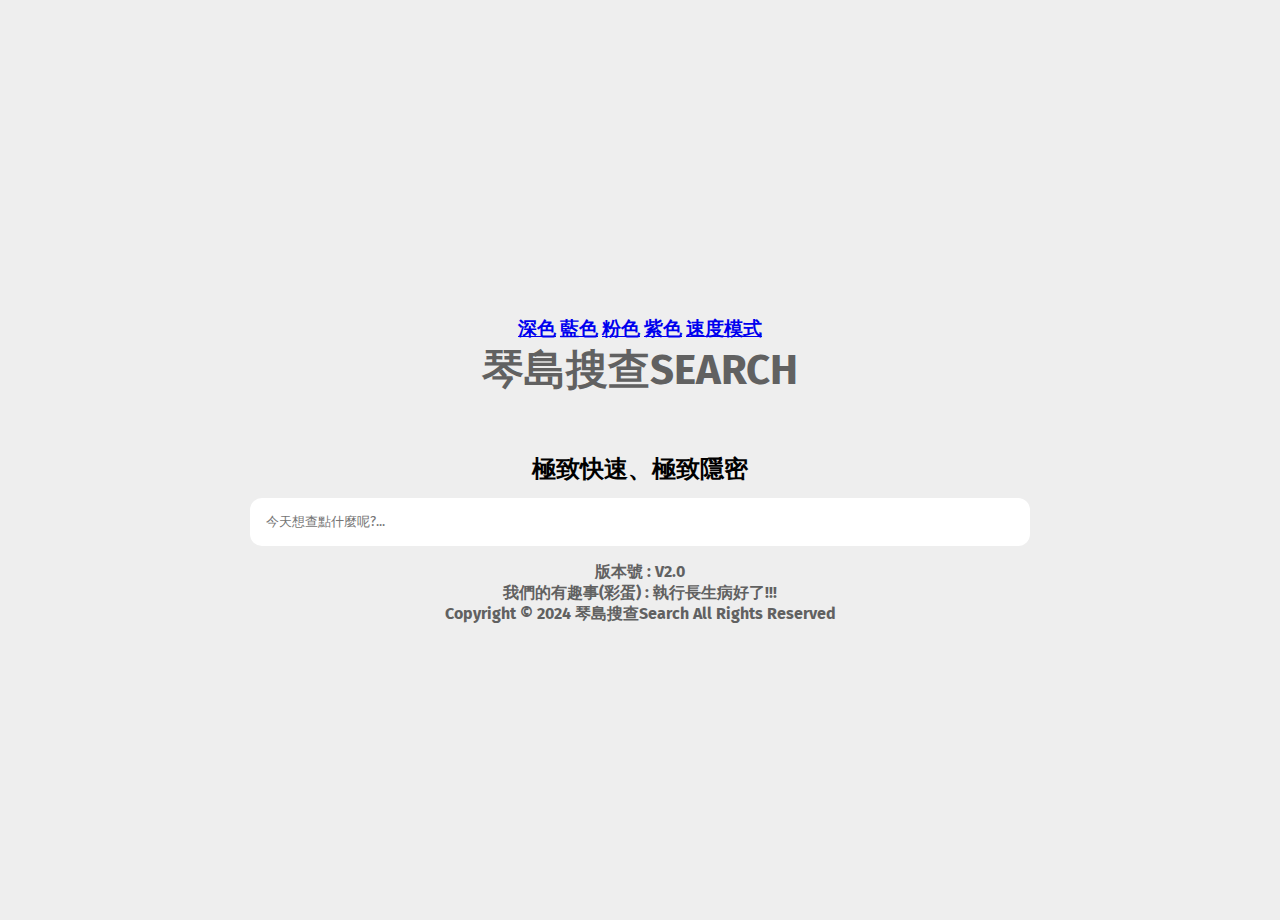
<file: index.html>
<!DOCTYPE html>
<html lang="en">

<head>
    <meta charset="UTF-8">
    <meta name="viewport" content="width=device-width, initial-scale=1.0">
    <link rel="stylesheet" href="琴島搜查.css">
    <title>琴島搜查Search</title>
</head>

<body>

    <div class="container">
        <header>
        <div class="color">
            <h3><a href="深色.html">深色</a> <a href="藍色.html">藍色</a> <a href="粉色.html">粉色</a> <a href="紫色.html">紫色</a> <a href="速度模式.html">速度模式</a></h4>
        </div>
            <h1>琴島搜查Search</h1>
            <h2>極致快速、極致隱密</h2>
            <form class="search-box">
                <input type="search" placeholder="今天想查點什麼呢?...">
            </form>
            <p>版本號 : V2.0</p>
            <p>我們的有趣事(彩蛋) : 執行長生病好了!!!</p>
            <p>Copyright © 2024 琴島搜查Search All Rights Reserved</p>
        </header>
        <div class="results"></div>
    </div>
    <script src="琴島搜查.js"></script>
</body>

</html>
</file>
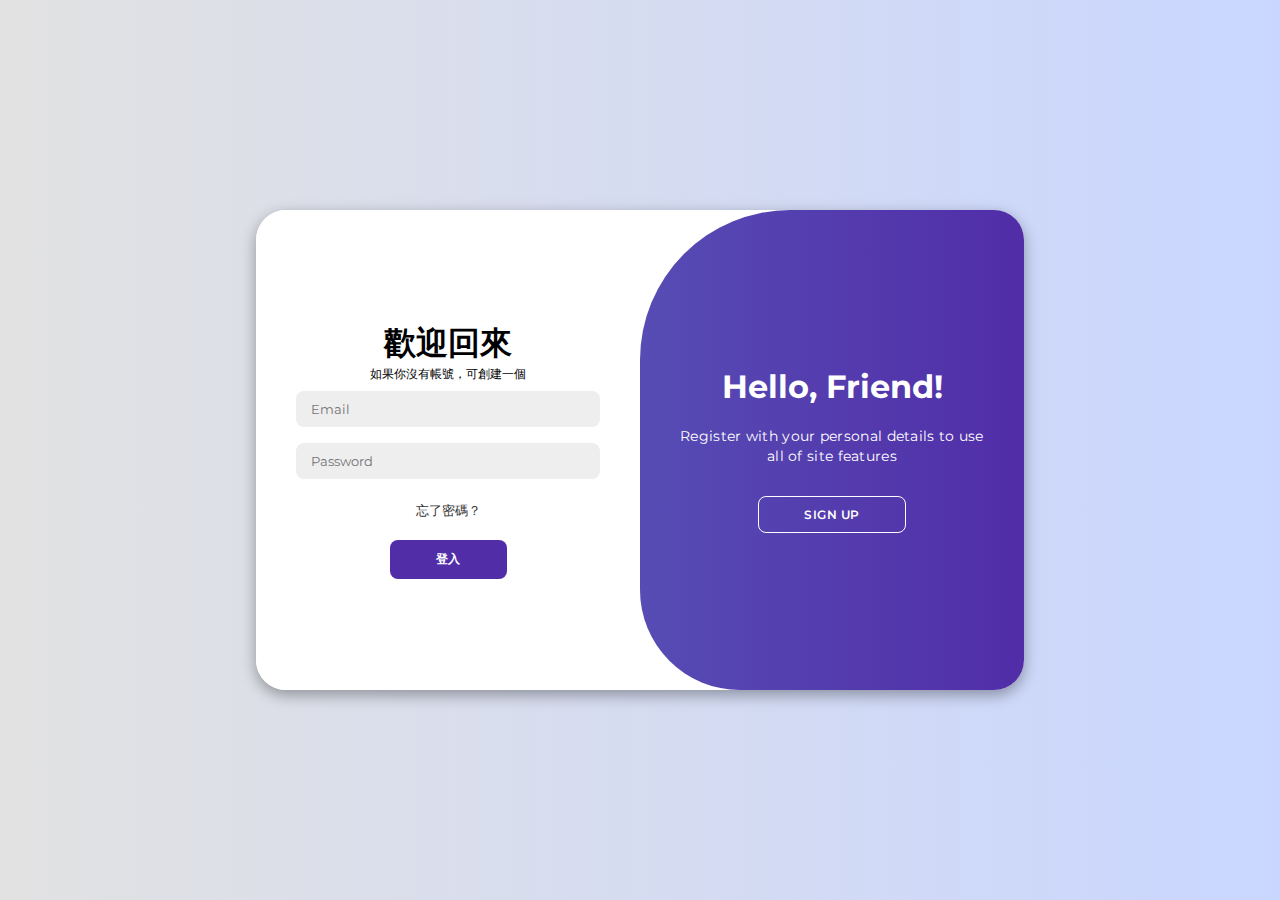
<file: login.html>
<!DOCTYPE html>
<html lang="en">

<head>
    <meta charset="UTF-8">
    <meta name="viewport" content="width=device-width, initial-scale=1.0">
    <link rel="stylesheet" href="https://cdnjs.cloudflare.com/ajax/libs/font-awesome/6.4.2/css/all.min.css">
    <link rel="stylesheet" href="login.css">
    <title>Login Page</title>
</head>

<body>

    <div class="container" id="container">
        <div class="form-container sign-up">
            <form>
                <h1>Create Account</h1>
                <span>or use your email for registeration</span>
                <input type="text" placeholder="Name">
                <input type="email" placeholder="Email">
                <input type="password" placeholder="Password">
                <button>Sign Up</button>
            </form>
        </div>
        <div class="form-container sign-in">
            <form>
                <h1>歡迎回來</h1>
                <span>如果你沒有帳號，可創建一個
                </span>
                <input type="email" placeholder="Email">
                <input type="password" placeholder="Password">
                <a href="#">忘了密碼？</a>
                <button>登入</button>
            </form>
        </div>
        <div class="toggle-container">
            <div class="toggle">
                <div class="toggle-panel toggle-left">
                    <h1>Welcome Back!</h1>
                    <p>Enter your personal details to use all of site features</p>
                    <button class="hidden" id="login">Sign In</button>
                </div>
                <div class="toggle-panel toggle-right">
                    <h1>Hello, Friend!</h1>
                    <p>Register with your personal details to use all of site features</p>
                    <button class="hidden" id="register">Sign Up</button>
                </div>
            </div>
        </div>
    </div>

    <script src="login.js"></script>
</body>

</html>
</file>
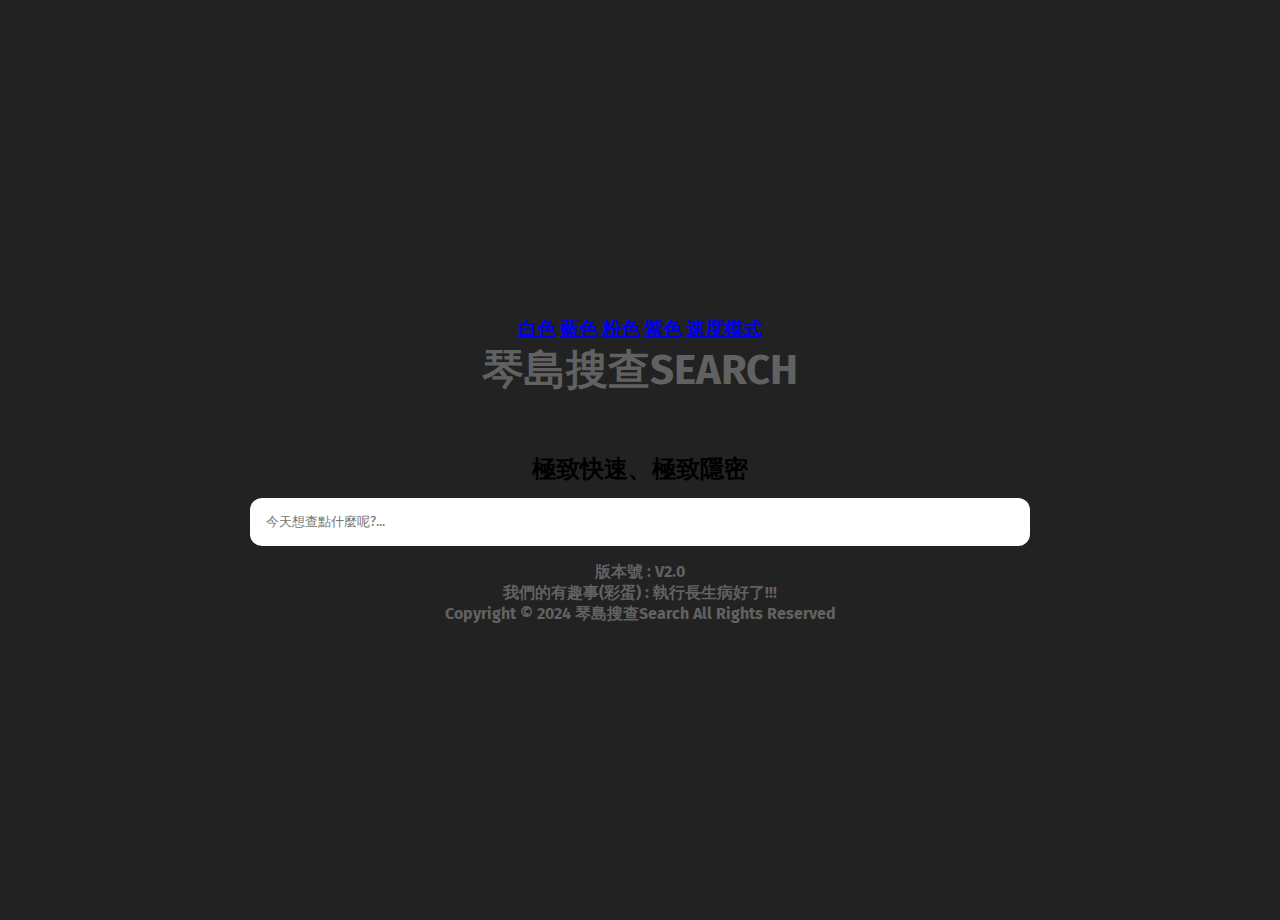
<file: 深色.html>
<!DOCTYPE html>
<html lang="en">

<head>
    <meta charset="UTF-8">
    <meta name="viewport" content="width=device-width, initial-scale=1.0">
    <link rel="stylesheet" href="深色.css">
    <title>琴島搜查Search</title>
</head>

<body>

    <div class="container">
        <header>
        <div class="color">
            <h3><a href="index.html">白色</a> <a href="藍色.html">藍色</a> <a href="粉色.html">粉色</a> <a href="紫色.html">紫色</a>  <a href="速度模式.html">速度模式</a></h4>
        </div>
            <h1>琴島搜查Search</h1>
            <h2>極致快速、極致隱密</h2>
            <form class="search-box">
                <input type="search" placeholder="今天想查點什麼呢?...">
            </form>
            <p>版本號 : V2.0</p>
            <p>我們的有趣事(彩蛋) : 執行長生病好了!!!</p>
            <p>Copyright © 2024 琴島搜查Search All Rights Reserved</p>
        </header>
        <div class="results"></div>
    </div>
    <script src="琴島搜查.js"></script>
</body>

</html>
</file>
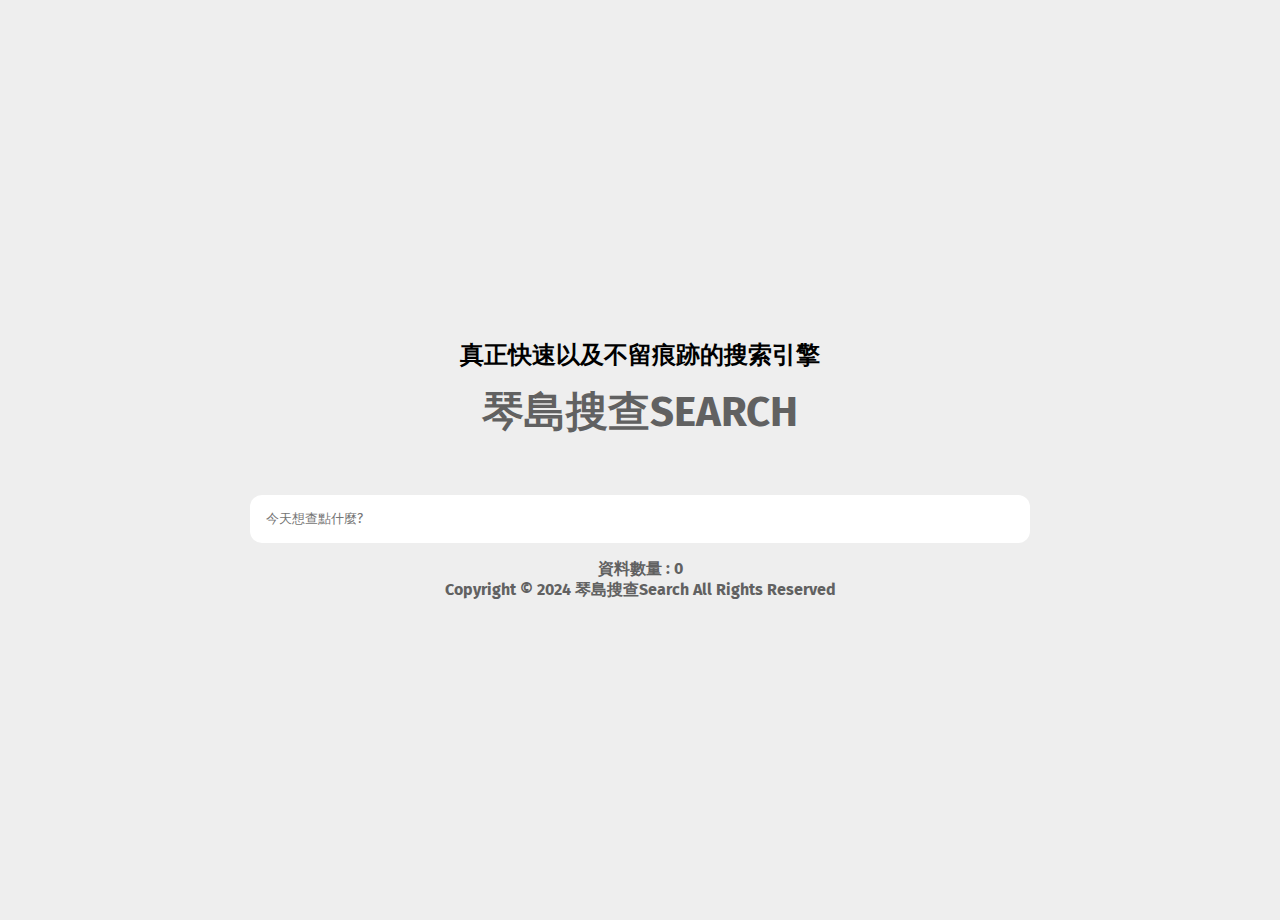
<file: 琴島搜查.html>
<!DOCTYPE html>
<html lang="en">

<head>
    <meta charset="UTF-8">
    <meta name="viewport" content="width=device-width, initial-scale=1.0">
    <link rel="stylesheet" href="琴島搜查.css">
    <title>琴島搜查Search</title>
</head>

<body>

    <div class="container">
        <header>
            <h2>真正快速以及不留痕跡的搜索引擎</h2>
            <h1>琴島搜查Search</h1>
            <form class="search-box">
                <input type="search" placeholder="今天想查點什麼?">
            </form>
            <p>資料數量 : 0</p>
            <p>Copyright © 2024 琴島搜查Search All Rights Reserved</p>
        </header>
        <div class="results"></div>
    </div>
    <script src="琴島搜查.js"></script>
</body>

</html>
</file>
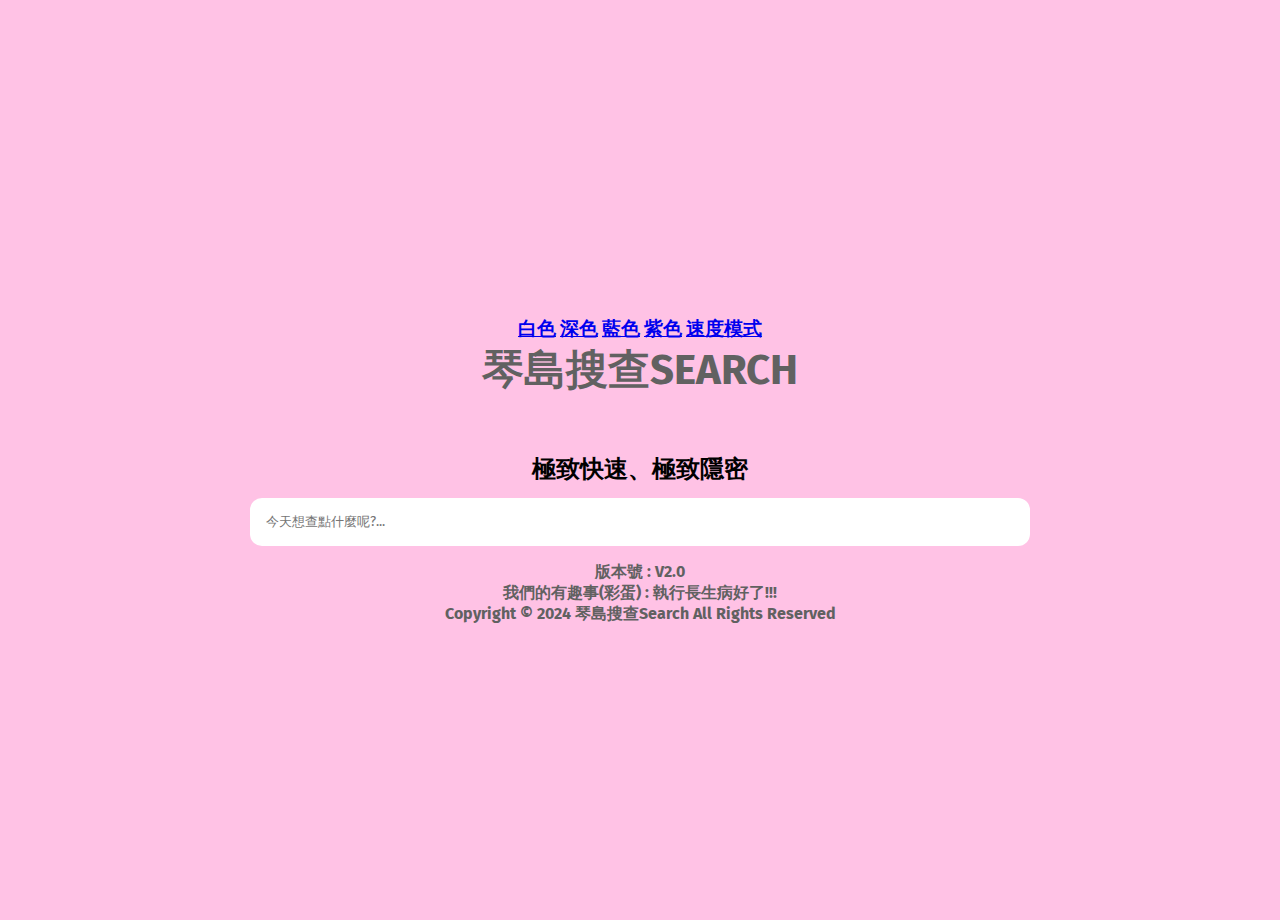
<file: 粉色.html>
<!DOCTYPE html>
<html lang="en">

<head>
    <meta charset="UTF-8">
    <meta name="viewport" content="width=device-width, initial-scale=1.0">
    <link rel="stylesheet" href="粉色.css">
    <title>琴島搜查Search</title>
</head>

<body>

    <div class="container">
        <header>
        <div class="color">
            <h3><a href="index.html">白色</a> <a href="深色.html">深色</a> <a href="藍色.html">藍色</a> <a href="紫色.html">紫色</a>  <a href="速度模式.html">速度模式</a></h4>
        </div>
            <h1>琴島搜查Search</h1>
            <h2>極致快速、極致隱密</h2>
            <form class="search-box">
                <input type="search" placeholder="今天想查點什麼呢?...">
            </form>
            <p>版本號 : V2.0</p>
            <p>我們的有趣事(彩蛋) : 執行長生病好了!!!</p>
            <p>Copyright © 2024 琴島搜查Search All Rights Reserved</p>
        </header>
        <div class="results"></div>
    </div>
    <script src="琴島搜查.js"></script>
</body>

</html>
</file>
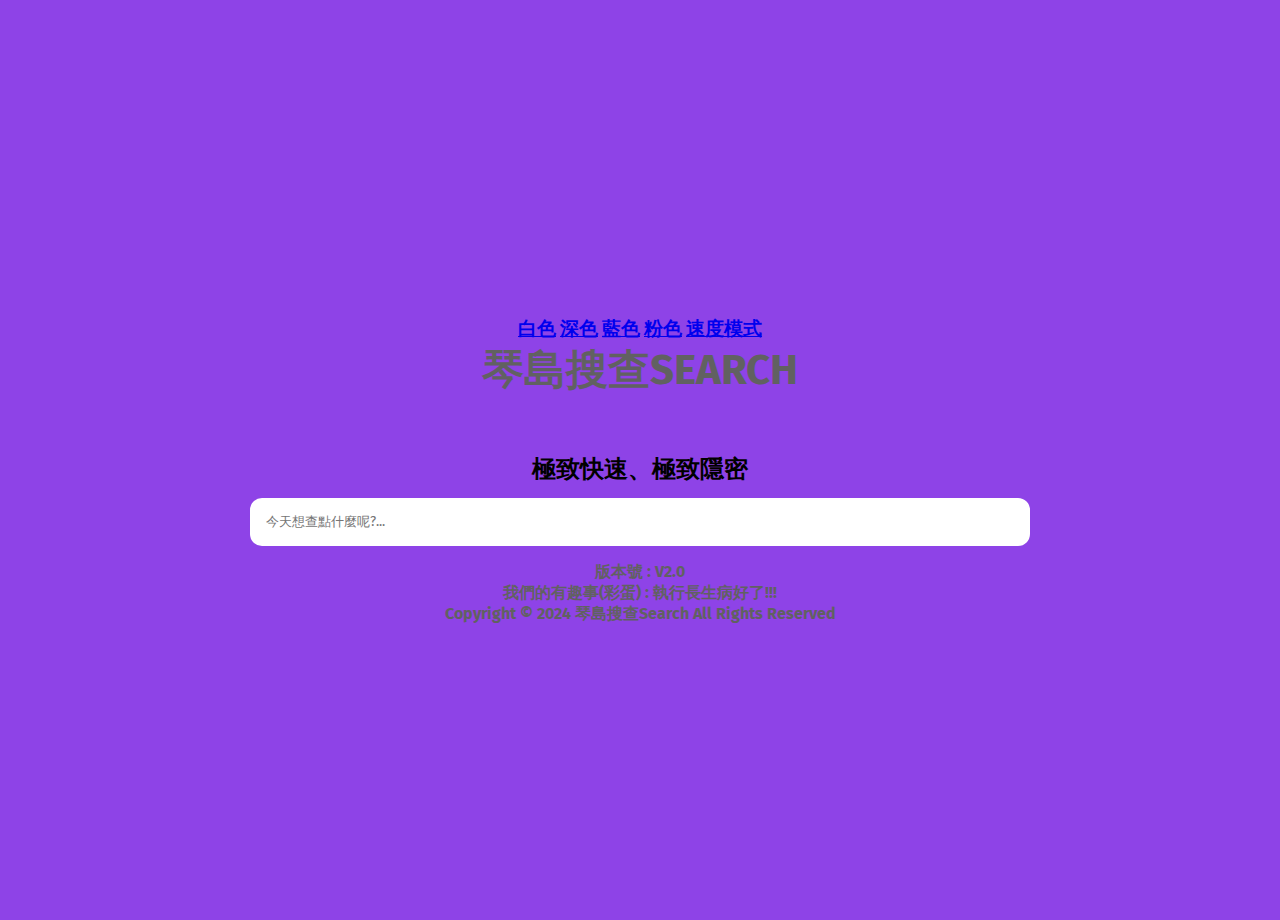
<file: 紫色.html>
<!DOCTYPE html>
<html lang="en">

<head>
    <meta charset="UTF-8">
    <meta name="viewport" content="width=device-width, initial-scale=1.0">
    <link rel="stylesheet" href="紫色.css">
    <title>琴島搜查Search</title>
</head>

<body>

    <div class="container">
        <header>
        <div class="color">
            <h3><a href="index.html">白色</a> <a href="深色.html">深色</a> <a href="藍色.html">藍色</a> <a href="粉色.html">粉色</a>  <a href="速度模式.html">速度模式</a></h4>
        </div>
            <h1>琴島搜查Search</h1>
            <h2>極致快速、極致隱密</h2>
            <form class="search-box">
                <input type="search" placeholder="今天想查點什麼呢?...">
            </form>
            <p>版本號 : V2.0</p>
            <p>我們的有趣事(彩蛋) : 執行長生病好了!!!</p>
            <p>Copyright © 2024 琴島搜查Search All Rights Reserved</p>
        </header>
        <div class="results"></div>
    </div>
    <script src="琴島搜查.js"></script>
</body>

</html>
</file>
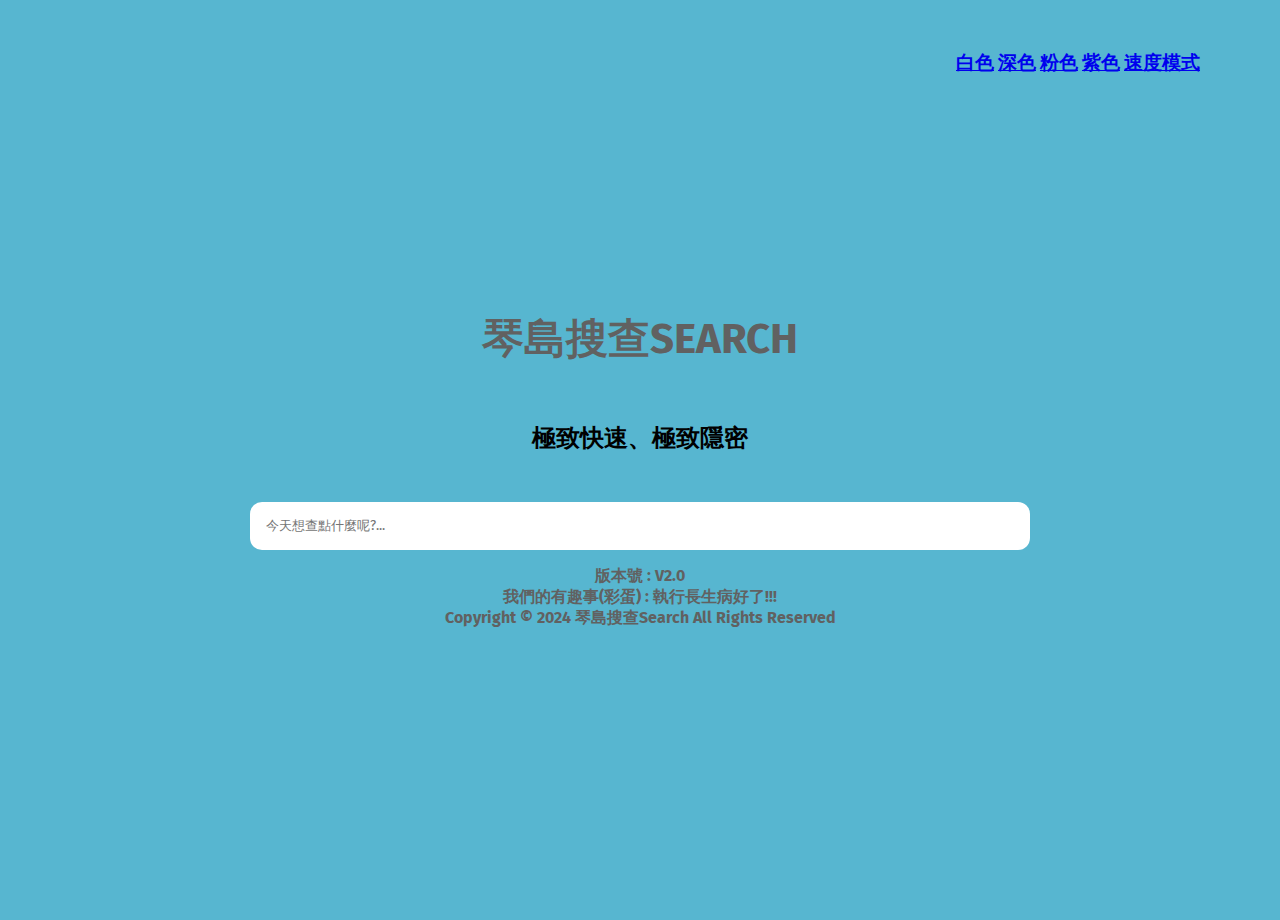
<file: 藍色.html>
<!DOCTYPE html>
<html lang="en">

<head>
    <meta charset="UTF-8">
    <meta name="viewport" content="width=device-width, initial-scale=1.0">
    <link rel="stylesheet" href="藍色.css">
    <title>琴島搜查Search</title>
</head>

<body>

    <div class="container">
        <header>
        <div class="color">
            <h3><a href="index.html">白色</a> <a href="深色.html">深色</a> <a href="粉色.html">粉色</a> <a href="紫色.html">紫色</a>  <a href="速度模式.html">速度模式</a></h4>
        </div>
            <h1>琴島搜查Search</h1>
            <h2>極致快速、極致隱密</h2>
            <form class="search-box">
                <input type="search" placeholder="今天想查點什麼呢?...">
            </form>
            <p>版本號 : V2.0</p>
            <p>我們的有趣事(彩蛋) : 執行長生病好了!!!</p>
            <p>Copyright © 2024 琴島搜查Search All Rights Reserved</p>
        </header>
        <div class="results"></div>
    </div>
    <script src="琴島搜查.js"></script>
</body>

</html>
</file>
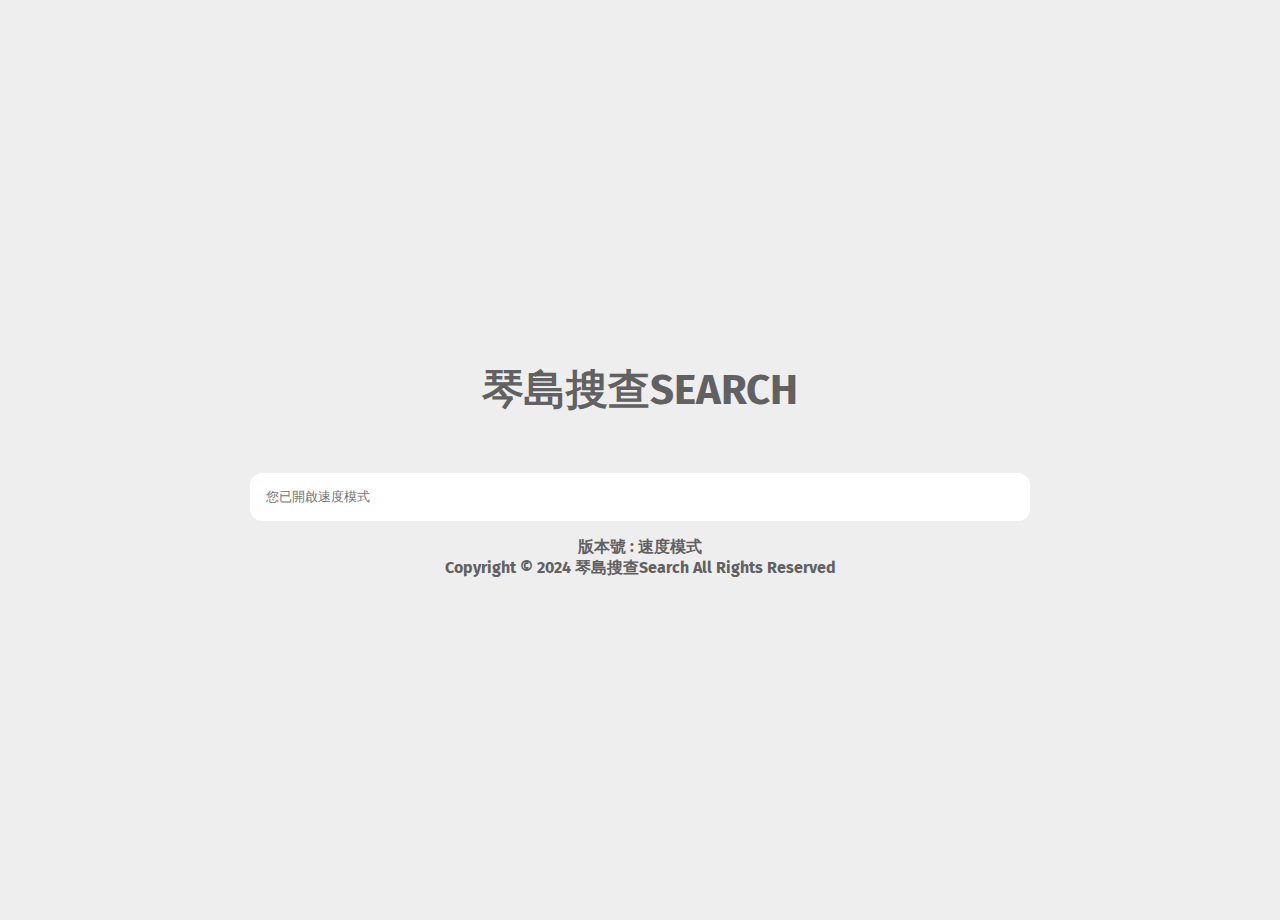
<file: 速度模式.html>
<!DOCTYPE html>
<html lang="en">

<head>
    <meta charset="UTF-8">
    <meta name="viewport" content="width=device-width, initial-scale=1.0">
    <link rel="stylesheet" href="速度模式.css">
    <title>琴島搜查Search</title>
</head>

<body>
    <div class="container">
        <header>
            <h1>琴島搜查Search</h1>
            <form class="search-box">
                <input type="search" placeholder="您已開啟速度模式">
            </form>
            <p>版本號 : 速度模式</p>
            <p>Copyright © 2024 琴島搜查Search All Rights Reserved</p>
        </header>
        <div class="results"></div>
    </div>
    <script src="速度模式.js"></script>
</body>

</html>
</file>
<file: 琴島搜查.css>
@import url('https://fonts.googleapis.com/css2?family=Fira+Sans:wght@300;400;500;600;700&display=swap');

*{
    margin: 0;
    padding: 0;
    box-sizing: border-box;
    font-family: 'Fira Sans', sans-serif;
}

body{
    background-color: #eee;
    padding: 0 20px;
}

.container{
    display: flex;
    flex-direction: column;
    justify-content: center;
    min-height: 100vh;
    margin-top: 20px;
}

header{
    display: flex;
    flex-direction: column;
    align-items: center;
}

h1{
    color: #616161;
    font-size: 42px;
    text-transform: uppercase;
    text-align: center;
    margin-bottom: 55px;
}

header p{
    color: #616161;
    font-weight: bold;
}

.search-box{
    display: flex;
    align-items: center;
    justify-content: center;
    border-radius: 6px;
    width: 100%;
    overflow: hidden;
    max-width: 780px;
    margin-bottom: 16px;
    transition: all 0.3s ease;
}

.search-box input{
    display: block;
    appearance: none;
    -webkit-appearance: none;
    outline: none;
    border: none;
    padding: 16px;
    border-radius: 12px;
    width: 100%;
    transition: all 0.3s ease;
}

.search-box:focus-within{
    box-shadow: 0px 7px 29px 0px rgba(100, 100, 111, 0.2);
    transform: translateY(-3px);
}

.results{
    max-width: 768px;
    margin: 0 auto;
}

.result{
    width: 100%;
    padding: 16px;
    margin: 16px 0;
    background-color: #fff;
    border-radius: 14px;
    transition: all 0.3s ease;
}

.result:hover{
    box-shadow: 0px 7px 29px 0px rgba(100, 100, 111, 0.2);
}

.result h3{
    color: #616161;
    font-size: 28px;
    margin-bottom: 16px;
}

.result p{
    color: #313131;
    font-size: 18px;
    margin-bottom: 16px;
}

.result a{
    display: inline-block;
    padding: 12px;
    width: 100%;
    background-color: #5c6bc0;
    color: #fff;
    text-decoration: none;
    text-align: center;
    font-weight: 700;
    border-radius: 12px;
    transition: all 0.3s ease;
}

.result a:hover{
    background-color: #3949ab;
}
h2 {
    height:45px;
}
</file>
<file: login.css>
@import url('https://fonts.googleapis.com/css2?family=Montserrat:wght@300;400;500;600;700&display=swap');

*{
    margin: 0;
    padding: 0;
    box-sizing: border-box;
    font-family: 'Montserrat', sans-serif;
}

body{
    background-color: #c9d6ff;
    background: linear-gradient(to right, #e2e2e2, #c9d6ff);
    display: flex;
    align-items: center;
    justify-content: center;
    flex-direction: column;
    height: 100vh;
}

.container{
    background-color: #fff;
    border-radius: 30px;
    box-shadow: 0 5px 15px rgba(0, 0, 0, 0.35);
    position: relative;
    overflow: hidden;
    width: 768px;
    max-width: 100%;
    min-height: 480px;
}

.container p{
    font-size: 14px;
    line-height: 20px;
    letter-spacing: 0.3px;
    margin: 20px 0;
}

.container span{
    font-size: 12px;
}

.container a{
    color: #333;
    font-size: 13px;
    text-decoration: none;
    margin: 15px 0 10px;
}

.container button{
    background-color: #512da8;
    color: #fff;
    font-size: 12px;
    padding: 10px 45px;
    border: 1px solid transparent;
    border-radius: 8px;
    font-weight: 600;
    letter-spacing: 0.5px;
    text-transform: uppercase;
    margin-top: 10px;
    cursor: pointer;
}

.container button.hidden{
    background-color: transparent;
    border-color: #fff;
}

.container form{
    background-color: #fff;
    display: flex;
    align-items: center;
    justify-content: center;
    flex-direction: column;
    padding: 0 40px;
    height: 100%;
}

.container input{
    background-color: #eee;
    border: none;
    margin: 8px 0;
    padding: 10px 15px;
    font-size: 13px;
    border-radius: 8px;
    width: 100%;
    outline: none;
}

.form-container{
    position: absolute;
    top: 0;
    height: 100%;
    transition: all 0.6s ease-in-out;
}

.sign-in{
    left: 0;
    width: 50%;
    z-index: 2;
}

.container.active .sign-in{
    transform: translateX(100%);
}

.sign-up{
    left: 0;
    width: 50%;
    opacity: 0;
    z-index: 1;
}

.container.active .sign-up{
    transform: translateX(100%);
    opacity: 1;
    z-index: 5;
    animation: move 0.6s;
}

@keyframes move{
    0%, 49.99%{
        opacity: 0;
        z-index: 1;
    }
    50%, 100%{
        opacity: 1;
        z-index: 5;
    }
}

.social-icons{
    margin: 20px 0;
}

.social-icons a{
    border: 1px solid #ccc;
    border-radius: 20%;
    display: inline-flex;
    justify-content: center;
    align-items: center;
    margin: 0 3px;
    width: 40px;
    height: 40px;
}

.toggle-container{
    position: absolute;
    top: 0;
    left: 50%;
    width: 50%;
    height: 100%;
    overflow: hidden;
    transition: all 0.6s ease-in-out;
    border-radius: 150px 0 0 100px;
    z-index: 1000;
}

.container.active .toggle-container{
    transform: translateX(-100%);
    border-radius: 0 150px 100px 0;
}

.toggle{
    background-color: #512da8;
    height: 100%;
    background: linear-gradient(to right, #5c6bc0, #512da8);
    color: #fff;
    position: relative;
    left: -100%;
    height: 100%;
    width: 200%;
    transform: translateX(0);
    transition: all 0.6s ease-in-out;
}

.container.active .toggle{
    transform: translateX(50%);
}

.toggle-panel{
    position: absolute;
    width: 50%;
    height: 100%;
    display: flex;
    align-items: center;
    justify-content: center;
    flex-direction: column;
    padding: 0 30px;
    text-align: center;
    top: 0;
    transform: translateX(0);
    transition: all 0.6s ease-in-out;
}

.toggle-left{
    transform: translateX(-200%);
}

.container.active .toggle-left{
    transform: translateX(0);
}

.toggle-right{
    right: 0;
    transform: translateX(0);
}

.container.active .toggle-right{
    transform: translateX(200%);
}
</file>
<file: 深色.css>
@import url('https://fonts.googleapis.com/css2?family=Fira+Sans:wght@300;400;500;600;700&display=swap');

*{
    margin: 0;
    padding: 0;
    box-sizing: border-box;
    font-family: 'Fira Sans', sans-serif;
}

body{
    background-color: #222222;
    padding: 0 20px;
}

.container{
    display: flex;
    flex-direction: column;
    justify-content: center;
    min-height: 100vh;
    margin-top: 20px;
}

header{
    display: flex;
    flex-direction: column;
    align-items: center;
}

h1{
    color: #616161;
    font-size: 42px;
    text-transform: uppercase;
    text-align: center;
    margin-bottom: 55px;
}

header p{
    color: #616161;
    font-weight: bold;
}

.search-box{
    display: flex;
    align-items: center;
    justify-content: center;
    border-radius: 6px;
    width: 100%;
    overflow: hidden;
    max-width: 780px;
    margin-bottom: 16px;
    transition: all 0.3s ease;
}

.search-box input{
    display: block;
    appearance: none;
    -webkit-appearance: none;
    outline: none;
    border: none;
    padding: 16px;
    border-radius: 12px;
    width: 100%;
    transition: all 0.3s ease;
}

.search-box:focus-within{
    box-shadow: 0px 7px 29px 0px rgba(100, 100, 111, 0.2);
    transform: translateY(-3px);
}

.results{
    max-width: 768px;
    margin: 0 auto;
}

.result{
    width: 100%;
    padding: 16px;
    margin: 16px 0;
    background-color: #fff;
    border-radius: 14px;
    transition: all 0.3s ease;
}

.result:hover{
    box-shadow: 0px 7px 29px 0px rgba(100, 100, 111, 0.2);
}

.result h3{
    color: #616161;
    font-size: 28px;
    margin-bottom: 16px;
}

.result p{
    color: #313131;
    font-size: 18px;
    margin-bottom: 16px;
}

.result a{
    display: inline-block;
    padding: 12px;
    width: 100%;
    background-color: #5c6bc0;
    color: #fff;
    text-decoration: none;
    text-align: center;
    font-weight: 700;
    border-radius: 12px;
    transition: all 0.3s ease;
}

.result a:hover{
    background-color: #3949ab;
}
h2 {
    height:45px;
}
</file>
<file: 粉色.css>
@import url('https://fonts.googleapis.com/css2?family=Fira+Sans:wght@300;400;500;600;700&display=swap');

*{
    margin: 0;
    padding: 0;
    box-sizing: border-box;
    font-family: 'Fira Sans', sans-serif;
}

body{
    background-color: #ffc2e5;
    padding: 0 20px;
}

.container{
    display: flex;
    flex-direction: column;
    justify-content: center;
    min-height: 100vh;
    margin-top: 20px;
}

header{
    display: flex;
    flex-direction: column;
    align-items: center;
}

h1{
    color: #616161;
    font-size: 42px;
    text-transform: uppercase;
    text-align: center;
    margin-bottom: 55px;
}

header p{
    color: #616161;
    font-weight: bold;
}

.search-box{
    display: flex;
    align-items: center;
    justify-content: center;
    border-radius: 6px;
    width: 100%;
    overflow: hidden;
    max-width: 780px;
    margin-bottom: 16px;
    transition: all 0.3s ease;
}

.search-box input{
    display: block;
    appearance: none;
    -webkit-appearance: none;
    outline: none;
    border: none;
    padding: 16px;
    border-radius: 12px;
    width: 100%;
    transition: all 0.3s ease;
}

.search-box:focus-within{
    box-shadow: 0px 7px 29px 0px rgba(100, 100, 111, 0.2);
    transform: translateY(-3px);
}

.results{
    max-width: 768px;
    margin: 0 auto;
}

.result{
    width: 100%;
    padding: 16px;
    margin: 16px 0;
    background-color: #fff;
    border-radius: 14px;
    transition: all 0.3s ease;
}

.result:hover{
    box-shadow: 0px 7px 29px 0px rgba(100, 100, 111, 0.2);
}

.result h3{
    color: #616161;
    font-size: 28px;
    margin-bottom: 16px;
}

.result p{
    color: #313131;
    font-size: 18px;
    margin-bottom: 16px;
}

.result a{
    display: inline-block;
    padding: 12px;
    width: 100%;
    background-color: #5c6bc0;
    color: #fff;
    text-decoration: none;
    text-align: center;
    font-weight: 700;
    border-radius: 12px;
    transition: all 0.3s ease;
}

.result a:hover{
    background-color: #3949ab;
}
h2 {
    height:45px;
}
</file>
<file: 紫色.css>
@import url('https://fonts.googleapis.com/css2?family=Fira+Sans:wght@300;400;500;600;700&display=swap');

*{
    margin: 0;
    padding: 0;
    box-sizing: border-box;
    font-family: 'Fira Sans', sans-serif;
}

body{
    background-color: #8e43e7;
    padding: 0 20px;
}

.container{
    display: flex;
    flex-direction: column;
    justify-content: center;
    min-height: 100vh;
    margin-top: 20px;
}

header{
    display: flex;
    flex-direction: column;
    align-items: center;
}

h1{
    color: #616161;
    font-size: 42px;
    text-transform: uppercase;
    text-align: center;
    margin-bottom: 55px;
}

header p{
    color: #616161;
    font-weight: bold;
}

.search-box{
    display: flex;
    align-items: center;
    justify-content: center;
    border-radius: 6px;
    width: 100%;
    overflow: hidden;
    max-width: 780px;
    margin-bottom: 16px;
    transition: all 0.3s ease;
}

.search-box input{
    display: block;
    appearance: none;
    -webkit-appearance: none;
    outline: none;
    border: none;
    padding: 16px;
    border-radius: 12px;
    width: 100%;
    transition: all 0.3s ease;
}

.search-box:focus-within{
    box-shadow: 0px 7px 29px 0px rgba(100, 100, 111, 0.2);
    transform: translateY(-3px);
}

.results{
    max-width: 768px;
    margin: 0 auto;
}

.result{
    width: 100%;
    padding: 16px;
    margin: 16px 0;
    background-color: #fff;
    border-radius: 14px;
    transition: all 0.3s ease;
}

.result:hover{
    box-shadow: 0px 7px 29px 0px rgba(100, 100, 111, 0.2);
}

.result h3{
    color: #616161;
    font-size: 28px;
    margin-bottom: 16px;
}

.result p{
    color: #313131;
    font-size: 18px;
    margin-bottom: 16px;
}

.result a{
    display: inline-block;
    padding: 12px;
    width: 100%;
    background-color: #5c6bc0;
    color: #fff;
    text-decoration: none;
    text-align: center;
    font-weight: 700;
    border-radius: 12px;
    transition: all 0.3s ease;
}

.result a:hover{
    background-color: #3949ab;
}
h2 {
    height:45px;
}
</file>
<file: 藍色.css>
@import url('https://fonts.googleapis.com/css2?family=Fira+Sans:wght@300;400;500;600;700&display=swap');

*{
    margin: 0;
    padding: 0;
    box-sizing: border-box;
    font-family: 'Fira Sans', sans-serif;
}

body{
    background-color: #57B6D0;
    padding: 0 20px;
}

.container{
    display: flex;
    flex-direction: column;
    justify-content: center;
    min-height: 100vh;
    margin-top: 20px;
}

header{
    display: flex;
    flex-direction: column;
    align-items: center;
}

h1{
    color: #616161;
    font-size: 42px;
    text-transform: uppercase;
    text-align: center;
    margin-bottom: 55px;
}

header p{
    color: #616161;
    font-weight: bold;
}

.search-box{
    display: flex;
    align-items: center;
    justify-content: center;
    border-radius: 6px;
    width: 100%;
    overflow: hidden;
    max-width: 780px;
    margin-bottom: 16px;
    transition: all 0.3s ease;
}

.search-box input{
    display: block;
    appearance: none;
    -webkit-appearance: none;
    outline: none;
    border: none;
    padding: 16px;
    border-radius: 12px;
    width: 100%;
    transition: all 0.3s ease;
}

.search-box:focus-within{
    box-shadow: 0px 7px 29px 0px rgba(100, 100, 111, 0.2);
    transform: translateY(-3px);
}

.results{
    max-width: 768px;
    margin: 0 auto;
}

.result{
    width: 100%;
    padding: 16px;
    margin: 16px 0;
    background-color: #fff;
    border-radius: 14px;
    transition: all 0.3s ease;
}

.result:hover{
    box-shadow: 0px 7px 29px 0px rgba(100, 100, 111, 0.2);
}

.result h3{
    color: #616161;
    font-size: 28px;
    margin-bottom: 16px;
}

.result p{
    color: #313131;
    font-size: 18px;
    margin-bottom: 16px;
}

.result a{
    display: inline-block;
    padding: 12px;
    width: 100%;
    background-color: #5c6bc0;
    color: #fff;
    text-decoration: none;
    text-align: center;
    font-weight: 700;
    border-radius: 12px;
    transition: all 0.3s ease;
}

.result a:hover{
    background-color: #3949ab;
}
h2 {
    height:80px;
}
.ai {
    position: absolute;
    left:80px;
    top: 50px;
}
.color {
    position: absolute;
    right:80px;
    top: 50px;
}
.news {
    position: absolute;
    top: 50px;
}
</file>
<file: 速度模式.css>
@import url('https://fonts.googleapis.com/css2?family=Fira+Sans:wght@300;400;500;600;700&display=swap');

*{
    margin: 0;
    padding: 0;
    box-sizing: border-box;
    font-family: 'Fira Sans', sans-serif;
}

body{
    background-color: #eee;
    padding: 0 20px;
}

.container{
    display: flex;
    flex-direction: column;
    justify-content: center;
    min-height: 100vh;
    margin-top: 20px;
}

header{
    display: flex;
    flex-direction: column;
    align-items: center;
}

h1{
    color: #616161;
    font-size: 42px;
    text-transform: uppercase;
    text-align: center;
    margin-bottom: 55px;
}

header p{
    color: #616161;
    font-weight: bold;
}

.search-box{
    display: flex;
    align-items: center;
    justify-content: center;
    border-radius: 6px;
    width: 100%;
    overflow: hidden;
    max-width: 780px;
    margin-bottom: 16px;
    transition: all 0.3s ease;
}

.search-box input{
    display: block;
    appearance: none;
    -webkit-appearance: none;
    outline: none;
    border: none;
    padding: 16px;
    border-radius: 12px;
    width: 100%;
    transition: all 0.3s ease;
}

.search-box:focus-within{
    box-shadow: 0px 7px 29px 0px rgba(100, 100, 111, 0.2);
    transform: translateY(-3px);
}

.results{
    max-width: 768px;
    margin: 0 auto;
}

.result{
    width: 100%;
    padding: 16px;
    margin: 16px 0;
    background-color: #fff;
    border-radius: 14px;
    transition: all 0.3s ease;
}

.result:hover{
    box-shadow: 0px 7px 29px 0px rgba(100, 100, 111, 0.2);
}

.result h3{
    color: #616161;
    font-size: 28px;
    margin-bottom: 16px;
}

.result p{
    color: #313131;
    font-size: 18px;
    margin-bottom: 16px;
}

.result a{
    display: inline-block;
    padding: 12px;
    width: 100%;
    background-color: #5c6bc0;
    color: #fff;
    text-decoration: none;
    text-align: center;
    font-weight: 700;
    border-radius: 12px;
    transition: all 0.3s ease;
}

.result a:hover{
    background-color: #3949ab;
}
h2 {
    height:45px;
}
</file>
